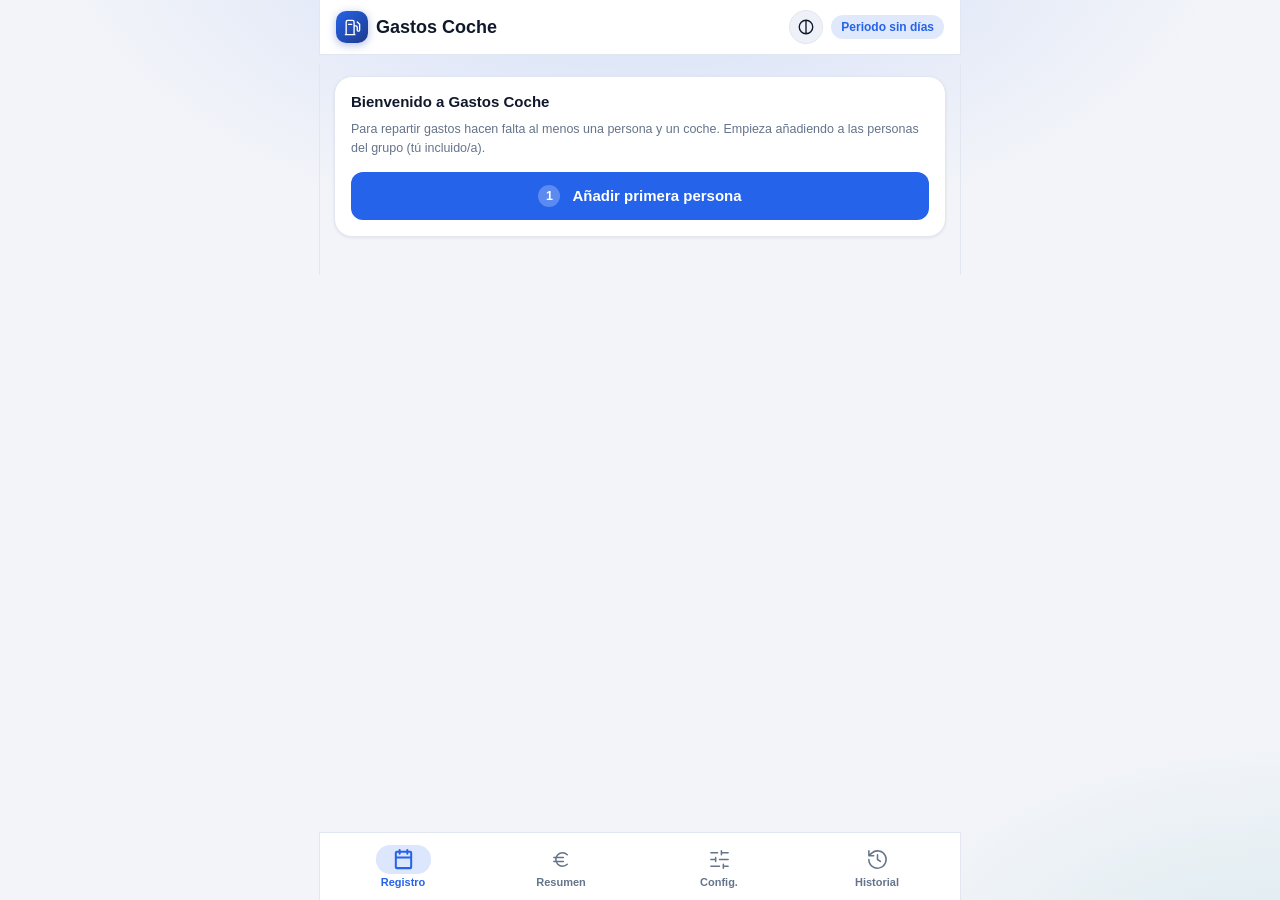
<file: index.html>
<!DOCTYPE html>
<html lang="es">
<head>
<meta charset="UTF-8">
<meta name="viewport" content="width=device-width, initial-scale=1, viewport-fit=cover, maximum-scale=1">
<title>Gastos Coche</title>
<meta name="description" content="Calcula cuánto paga cada persona por compartir coche: gasolina, trayectos y deudas entre el grupo">

<!-- PWA -->
<link rel="manifest" href="manifest.json">
<meta name="theme-color" content="#2563eb">
<meta name="color-scheme" content="light dark">

<!-- iOS: instalación en pantalla de inicio -->
<meta name="apple-mobile-web-app-capable" content="yes">
<meta name="apple-mobile-web-app-status-bar-style" content="black-translucent">
<meta name="apple-mobile-web-app-title" content="Gastos Coche">
<link rel="apple-touch-icon" href="icons/apple-touch-icon.png">
<link rel="icon" type="image/png" sizes="32x32" href="icons/favicon-32.png">

<link rel="stylesheet" href="css/styles.css">
</head>
<body>

<header class="app-header">
  <div class="app-header-title">
    <span class="app-logo" aria-hidden="true"><i data-icon="fuel"></i></span>
    <h1>Gastos Coche</h1>
  </div>
  <div class="app-header-actions">
    <button type="button" id="lockNowBtn" class="icon-btn lock-now-btn hidden" aria-label="Bloquear la app" title="Bloquear ahora"><i data-icon="lock"></i></button>
    <button type="button" id="themeToggleBtn" class="theme-toggle-btn" aria-label="Cambiar tema"><i data-icon="contrast"></i></button>
    <div class="period-badge" id="periodLabel">Periodo actual</div>
  </div>
</header>

<div id="iosInstallBanner" class="ios-banner hidden">
  <span>Instala esta app: toca <strong>Compartir</strong> <i data-icon="share" class="icon-inline"></i> y luego <strong>&quot;Añadir a pantalla de inicio&quot;</strong>.</span>
  <button type="button" id="iosInstallDismiss" class="icon-btn" aria-label="Cerrar aviso"><i data-icon="x"></i></button>
</div>

<div id="backupBanner" class="ios-banner update-banner backup-banner hidden">
  <span id="backupBannerText"></span>
  <div class="row-inline">
    <button type="button" id="backupNowBtn" class="btn btn-sm btn-primary">Exportar</button>
    <button type="button" id="backupLaterBtn" class="icon-btn" aria-label="Recordar más tarde"><i data-icon="x"></i></button>
  </div>
</div>

<main id="mainContent">

  <!-- ===================== REGISTRO ===================== -->
  <section id="tab-registro" class="tab-panel active" data-tab-panel="registro">

    <div id="onboardingCard" class="card onboarding-card hidden">
      <h2>Bienvenido a Gastos Coche</h2>
      <div id="onboardingSteps"></div>
    </div>

    <div id="closeReminderCard" class="card close-reminder-card hidden">
      <p id="closeReminderText" style="margin:0 0 10px;"></p>
      <div class="row-inline">
        <button type="button" id="closeReminderGoBtn" class="btn btn-primary btn-sm">Ver resumen</button>
        <button type="button" id="closeReminderLaterBtn" class="btn btn-secondary btn-sm">Más tarde</button>
      </div>
    </div>

    <div id="registroDashboard" class="summary-hero"></div>

    <div id="addDayCard" class="card add-day-card">
      <h2>Añadir días</h2>
      <div class="quick-days" id="quickWeekdayButtons">
        <button type="button" class="chip-btn" data-weekday="1">L</button>
        <button type="button" class="chip-btn" data-weekday="2">M</button>
        <button type="button" class="chip-btn" data-weekday="3">X</button>
        <button type="button" class="chip-btn" data-weekday="4">J</button>
        <button type="button" class="chip-btn" data-weekday="5">V</button>
      </div>
      <p class="hint" id="addDaysHint">Toca los días de <strong>esta semana</strong> que quieras añadir, o elige una fecha concreta:</p>
      <div class="row-inline">
        <input type="date" id="customDateInput" class="input">
        <button type="button" id="addCustomDateBtn" class="btn btn-secondary">+ Añadir fecha</button>
      </div>

      <button type="button" id="toggleMultiSelectBtn" class="btn btn-secondary btn-block mt-8"><i data-icon="check-square"></i> Seleccionar varios días para el mismo trayecto</button>

      <div id="multiSelectBar" class="multi-select-bar hidden">
        <span id="multiSelectCount">0 días seleccionados</span>
        <div class="row-inline">
          <button type="button" id="multiSelectAddTripBtn" class="btn btn-primary" disabled>+ Añadir trayecto</button>
          <button type="button" id="multiSelectCancelBtn" class="btn btn-secondary">Cancelar</button>
        </div>
      </div>

      <button type="button" id="copyPrevWeekBtn" class="btn btn-secondary btn-block mt-8"><i data-icon="copy"></i> Copiar trayectos de la semana pasada</button>
    </div>

    <div id="dayList" class="day-list">
      <!-- días renderizados por JS -->
    </div>

    <p id="registroEmptyState" class="empty-state hidden">
      Todavía no has añadido ningún día a este periodo. Usa los botones de arriba para empezar.
    </p>
  </section>

  <!-- ===================== RESUMEN ===================== -->
  <section id="tab-resumen" class="tab-panel" data-tab-panel="resumen">
    <div id="summaryContent"><!-- renderizado por JS --></div>
  </section>

  <!-- ===================== CONFIGURACIÓN ===================== -->
  <section id="tab-config" class="tab-panel" data-tab-panel="config">

    <div class="card">
      <div class="card-header-row">
        <h2>Personas</h2>
        <button type="button" class="btn btn-primary btn-sm" id="addPersonBtn">+ Añadir</button>
      </div>
      <div id="peopleList" class="item-list"></div>
      <p id="peopleEmptyState" class="empty-state hidden">Añade a las personas del grupo.</p>
      <div id="archivedPeople" class="hidden"></div>
    </div>

    <div class="card">
      <div class="card-header-row">
        <h2>Coches</h2>
        <button type="button" class="btn btn-primary btn-sm" id="addCarBtn">+ Añadir</button>
      </div>
      <div id="carsList" class="item-list"></div>
      <p id="carsEmptyState" class="empty-state hidden">Añade personas primero y luego los coches del grupo.</p>
      <div id="archivedCars" class="hidden"></div>
    </div>

    <div class="card">
      <h2>Precio de la gasolina</h2>
      <label class="field">
        <span>Precio general (€/L)</span>
        <input type="number" id="globalPriceInput" class="input" inputmode="decimal" step="0.001" min="0" placeholder="1.650">
      </label>
      <p class="hint">Cada coche puede tener su propio precio si repostáis en gasolineras distintas (edítalo en el coche).</p>
    </div>

    <div class="card">
      <div class="card-header-row">
        <h2>Repostajes</h2>
        <button type="button" class="btn btn-primary btn-sm" id="addRefuelBtn">+ Añadir</button>
      </div>
      <div id="refuelsList" class="item-list"></div>
      <p id="refuelsEmptyState" class="empty-state hidden">Apunta el ticket de la gasolinera (litros e importe) y el coche usará ese precio real en los trayectos nuevos.</p>
      <div id="realConsumption" class="hidden"></div>
    </div>

    <div class="card">
      <div class="card-header-row">
        <h2>Trayectos guardados</h2>
        <button type="button" class="btn btn-primary btn-sm" id="addSavedTripBtn">+ Añadir</button>
      </div>
      <div id="savedTripsList" class="item-list"></div>
      <p id="savedTripsEmptyState" class="empty-state hidden">Ej. &quot;Casa → Instituto, 15 km&quot; para no escribir los km cada vez.</p>
    </div>

    <div class="card">
      <h2>Opciones</h2>
      <label class="field-toggle">
        <input type="checkbox" id="driverPaysToggle">
        <span>El conductor paga su parte de cada trayecto</span>
      </label>
      <p class="hint">Si lo desactivas, el conductor no paga cuando también marcas que iba en el coche: solo pagan los demás pasajeros.</p>
      <label class="field" style="margin-top:12px;">
        <span>Cómo se calculan las deudas</span>
        <select id="settleModeSelect" class="input">
          <option value="pairwise">Persona a persona</option>
          <option value="simplified">Simplificado (menos pagos)</option>
        </select>
      </label>
      <p class="hint">Simplificado compensa las deudas cruzadas: si A debe a B y B debe a C, A le paga directamente a C y B no tiene que pagar nada.</p>
      <label class="field" style="margin-top:12px;">
        <span>Recordar cerrar el periodo tras</span>
        <select id="closeReminderSelect" class="input">
          <option value="7">1 semana</option>
          <option value="14">2 semanas</option>
          <option value="30">1 mes</option>
          <option value="0">No recordar</option>
        </select>
      </label>
    </div>

    <div class="card">
      <h2>Seguridad</h2>
      <div id="securityPinStatus"></div>
    </div>

    <div class="card">
      <h2>Actualizaciones</h2>
      <p class="hint">La app se actualiza sola al abrirla con conexión. Si algún día no lo hiciera, puedes forzarlo aquí.</p>
      <p class="hint" id="appVersionInfo"></p>
      <div class="row-inline wrap">
        <button type="button" class="btn btn-secondary" id="checkUpdateBtn"><i data-icon="refresh"></i> Buscar actualización</button>
        <button type="button" class="btn btn-secondary" id="reinstallAppBtn">Reinstalar la app</button>
      </div>
      <p class="hint" style="margin-top:8px;">«Reinstalar» vuelve a descargar la app y no borra tus datos.</p>
    </div>

    <div class="card">
      <h2>Datos</h2>
      <p class="hint">Todo se guarda solo en este dispositivo. Exporta una copia de seguridad de vez en cuando.</p>
      <p class="hint" id="lastBackupInfo"></p>
      <div class="row-inline wrap">
        <button type="button" class="btn btn-secondary" id="exportDataBtn"><i data-icon="download"></i> Exportar JSON</button>
        <button type="button" class="btn btn-secondary" id="importDataBtn"><i data-icon="upload"></i> Importar JSON</button>
        <input type="file" id="importFileInput" accept="application/json" class="hidden">
      </div>
      <button type="button" class="btn btn-danger" id="resetDataBtn">Borrar todos los datos</button>
    </div>
  </section>

  <!-- ===================== HISTORIAL ===================== -->
  <section id="tab-historial" class="tab-panel" data-tab-panel="historial">
    <div id="historyAggregate" class="hidden"></div>
    <button type="button" id="exportHistoryCsvBtn" class="btn btn-secondary btn-block hidden"><i data-icon="table"></i> Exportar historial a CSV</button>
    <button type="button" id="clearHistoryBtn" class="btn btn-danger hidden"><i data-icon="trash"></i> Borrar todo el historial</button>
    <h2 id="historyListHeading" class="section-heading hidden">Periodos cerrados</h2>
    <div id="historyList" class="history-list"></div>
    <p id="historyEmptyState" class="empty-state hidden">Aún no has cerrado ningún periodo. Cuando lo hagas desde &quot;Resumen&quot;, aparecerá aquí.</p>
  </section>

</main>

<nav class="tabbar" id="tabbar">
  <button type="button" class="tab-btn active" data-tab="registro">
    <span class="tab-icon" aria-hidden="true"><i data-icon="calendar"></i></span><span>Registro</span>
  </button>
  <button type="button" class="tab-btn" data-tab="resumen">
    <span class="tab-icon" aria-hidden="true"><i data-icon="euro"></i></span><span>Resumen</span>
  </button>
  <button type="button" class="tab-btn" data-tab="config">
    <span class="tab-icon" aria-hidden="true"><i data-icon="sliders"></i></span><span>Config.</span>
  </button>
  <button type="button" class="tab-btn" data-tab="historial">
    <span class="tab-icon" aria-hidden="true"><i data-icon="history"></i></span><span>Historial</span>
  </button>
</nav>

<!-- Modal genérico -->
<div id="modalOverlay" class="modal-overlay hidden">
  <div class="modal-box" role="dialog" aria-modal="true" aria-labelledby="modalTitle">
    <div class="modal-header">
      <h2 id="modalTitle"></h2>
      <button type="button" class="icon-btn" id="modalClose" aria-label="Cerrar"><i data-icon="x"></i></button>
    </div>
    <div class="modal-body" id="modalBody"></div>
  </div>
</div>

<div id="toast" class="toast hidden" role="status" aria-live="polite">
  <span id="toastMessage"></span>
  <button type="button" id="toastUndoBtn" class="toast-undo-btn hidden">Deshacer</button>
</div>

<!-- Pantalla de bloqueo (solo si hay un PIN activado en Configuración) -->
<div id="lockScreen" class="lock-screen hidden">
  <div class="lock-box">
    <div class="lock-icon" aria-hidden="true"><i data-icon="lock"></i></div>
    <h2>App bloqueada</h2>
    <p class="hint">Introduce el PIN para continuar.</p>
    <input type="password" id="lockPinInput" class="input lock-pin-input" inputmode="numeric" pattern="[0-9]*" maxlength="4" autocomplete="off" placeholder="••••">
    <p id="lockError" class="lock-error hidden">PIN incorrecto</p>
    <button type="button" class="btn btn-primary btn-block" id="lockUnlockBtn">Desbloquear</button>
  </div>
</div>

<!-- Scripts clásicos (comparten ámbito global), en orden de dependencia:
     app.js va el último porque arranca la app. -->
<script src="js/icons.js"></script>
<script src="js/utils.js"></script>
<script src="js/state.js"></script>
<script src="js/ui.js"></script>
<script src="js/calc.js"></script>
<script src="js/registro.js"></script>
<script src="js/resumen.js"></script>
<script src="js/historial.js"></script>
<script src="js/config.js"></script>
<script src="js/app.js"></script>
</body>
</html>
</file>
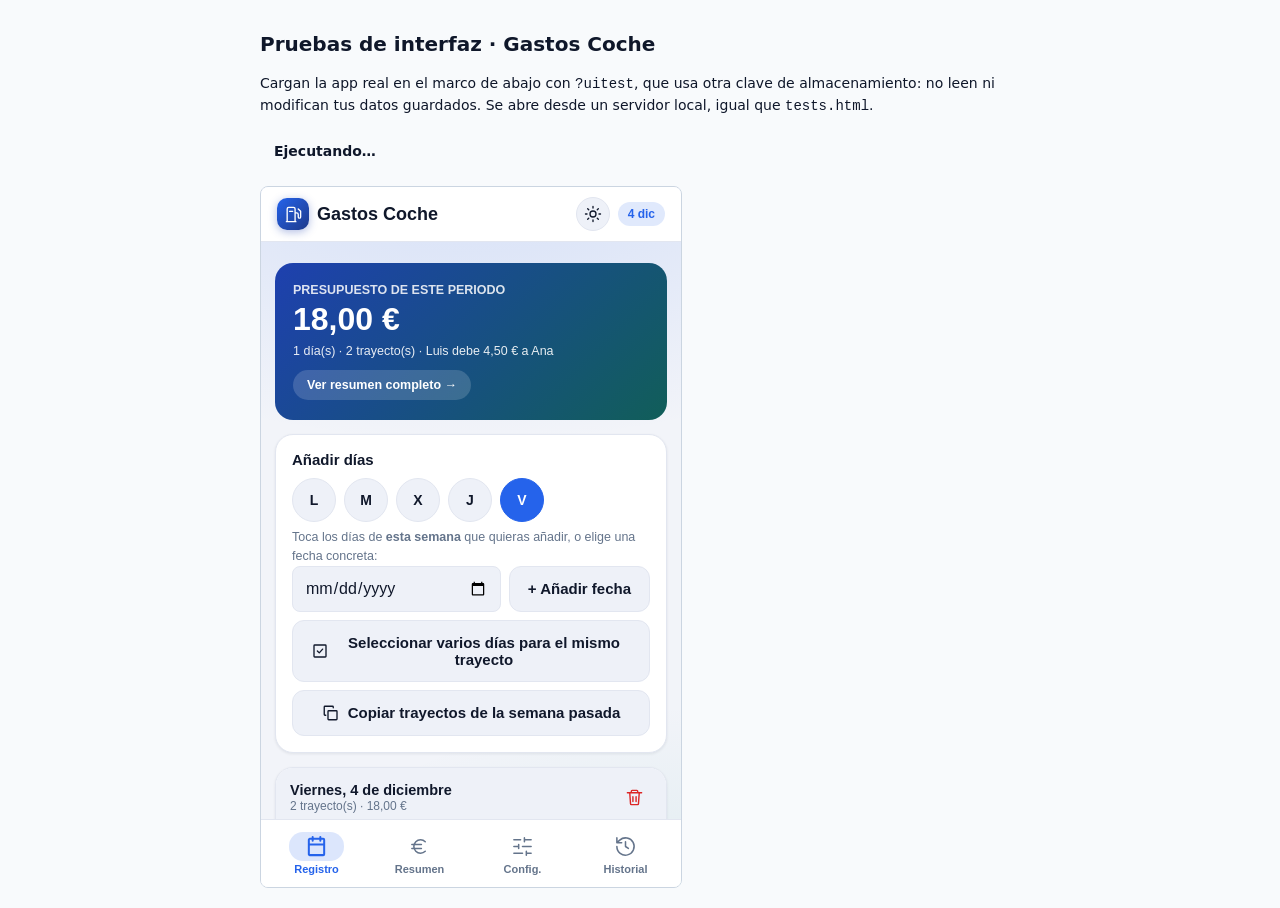
<file: tests-ui.html>
<!DOCTYPE html>
<html lang="es">
<head>
<meta charset="UTF-8">
<meta name="viewport" content="width=device-width, initial-scale=1">
<title>Pruebas de interfaz · Gastos Coche</title>
<style>
  body { font: 14px/1.5 system-ui, sans-serif; margin: 0 auto; max-width: 760px; padding: 16px; background: #f8fafc; color: #0f172a; }
  h1 { font-size: 20px; }
  #summary { padding: 10px 14px; border-radius: 8px; font-weight: 700; }
  .ok { background: #dcfce7; color: #14532d; }
  .fail { background: #fee2e2; color: #7f1d1d; }
  ul { list-style: none; padding: 0; }
  li { padding: 4px 8px; border-bottom: 1px solid #e2e8f0; }
  li.fail pre { margin: 4px 0 0; white-space: pre-wrap; font-size: 12.5px; }
  iframe { width: 420px; height: 700px; border: 1px solid #cbd5e1; border-radius: 8px; background: #fff; }
  @media (prefers-color-scheme: dark) { body { background: #0f172a; color: #e2e8f0; } li { border-color: #334155; } }
</style>
</head>
<body>
<h1>Pruebas de interfaz · Gastos Coche</h1>
<p>Cargan la app real en el marco de abajo con <code>?uitest</code>, que usa otra clave de almacenamiento: no leen ni modifican tus datos guardados. Se abre desde un servidor local, igual que <code>tests.html</code>.</p>
<div id="summary">Ejecutando…</div>
<ul id="results"></ul>
<iframe id="appFrame" title="App bajo prueba"></iframe>

<script src="tests/ui.test.js"></script>
</body>
</html>
</file>
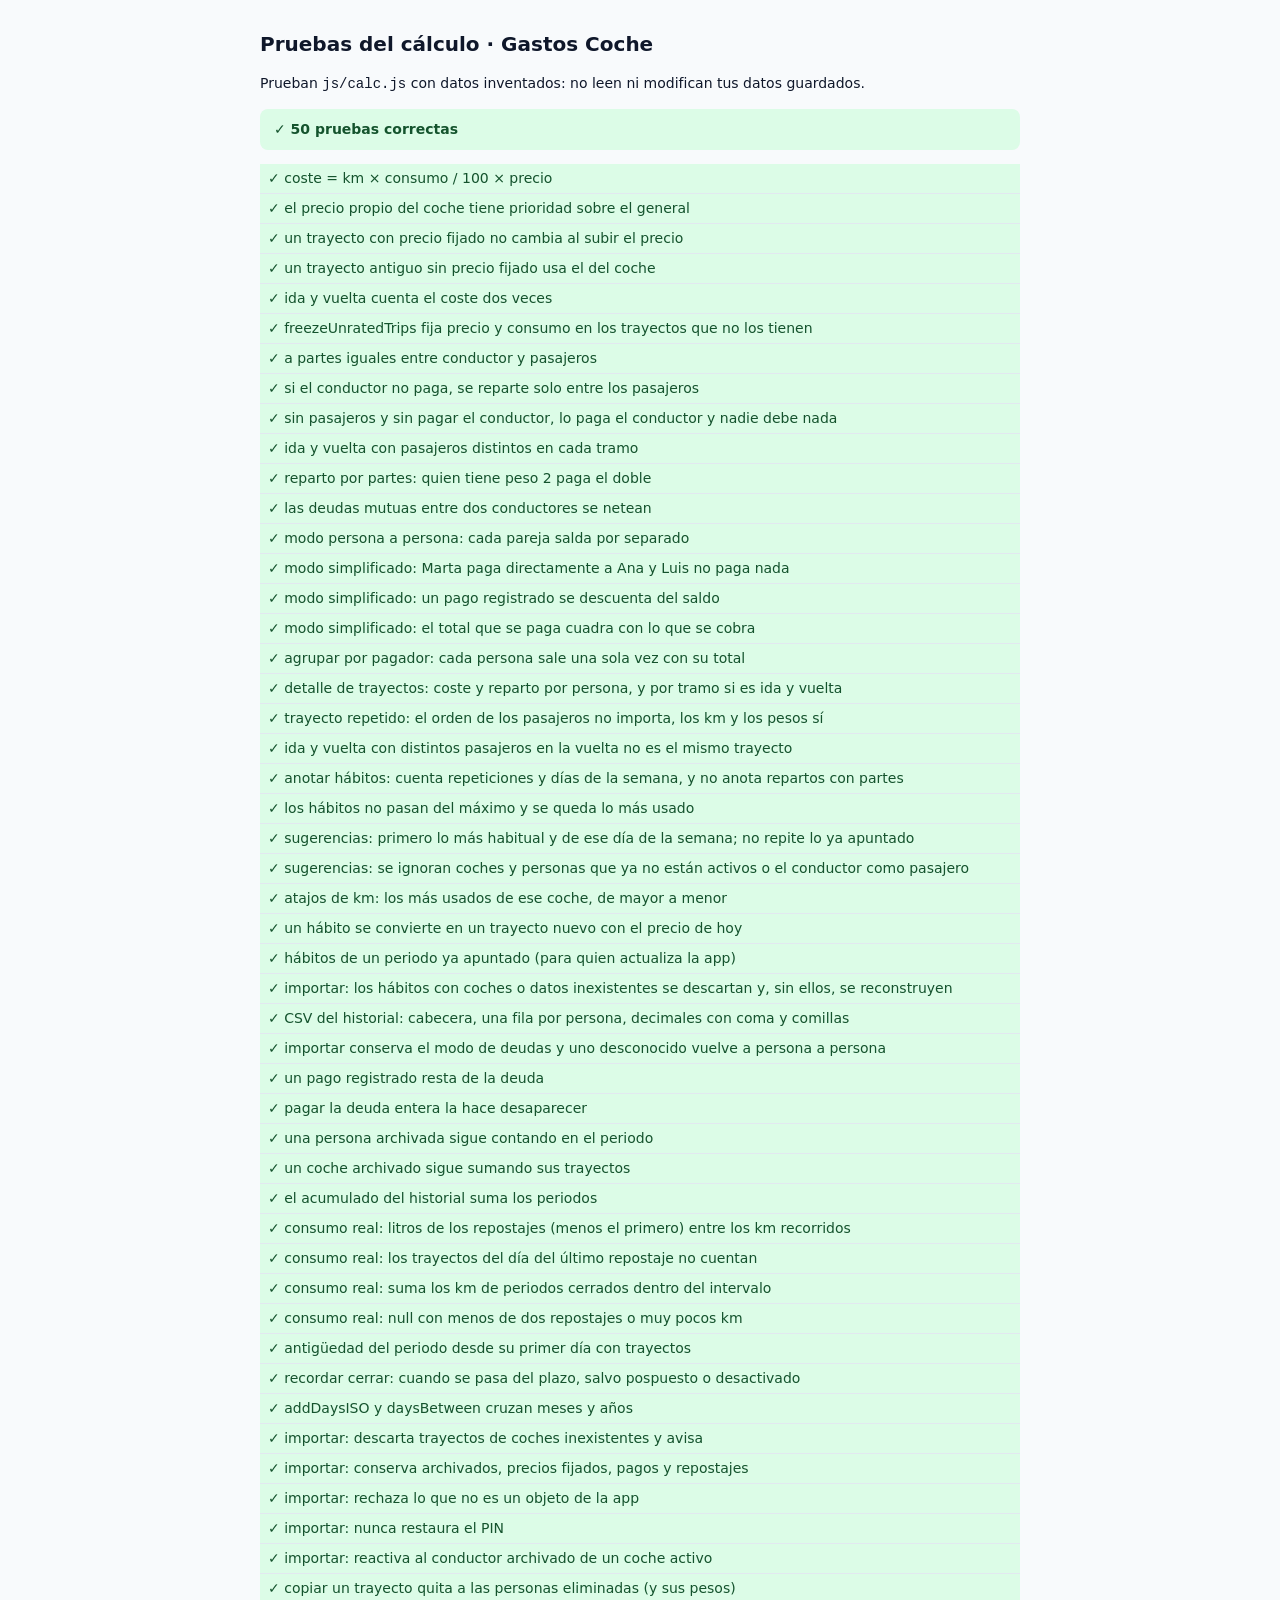
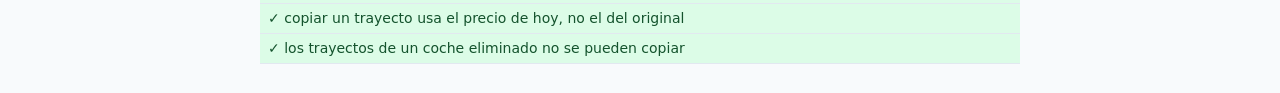
<file: tests.html>
<!DOCTYPE html>
<html lang="es">
<head>
<meta charset="UTF-8">
<meta name="viewport" content="width=device-width, initial-scale=1">
<title>Pruebas · Gastos Coche</title>
<style>
  body { font: 14px/1.5 system-ui, sans-serif; margin: 0 auto; max-width: 760px; padding: 16px; background: #f8fafc; color: #0f172a; }
  h1 { font-size: 20px; }
  #summary { padding: 10px 14px; border-radius: 8px; font-weight: 700; }
  .ok { background: #dcfce7; color: #14532d; }
  .fail { background: #fee2e2; color: #7f1d1d; }
  ul { list-style: none; padding: 0; }
  li { padding: 4px 8px; border-bottom: 1px solid #e2e8f0; }
  li.fail pre { margin: 4px 0 0; white-space: pre-wrap; font-size: 12.5px; }
  @media (prefers-color-scheme: dark) { body { background: #0f172a; color: #e2e8f0; } li { border-color: #334155; } }
</style>
</head>
<body>
<h1>Pruebas del cálculo · Gastos Coche</h1>
<p>Prueban <code>js/calc.js</code> con datos inventados: no leen ni modifican tus datos guardados.</p>
<div id="summary">Ejecutando…</div>
<ul id="results"></ul>

<!-- Solo el código sin DOM: utilidades, estado y cálculo. -->
<script src="js/utils.js"></script>
<script src="js/state.js"></script>
<script src="js/calc.js"></script>
<script src="tests/calc.test.js"></script>
</body>
</html>
</file>
<file: css/styles.css>
/* ===================== Variables & reset ===================== */
:root {
  --bg: #f2f4f9;
  --bg-elevated: #ffffff;
  --bg-inset: #eef1f8;
  --text: #10182b;
  --text-muted: #64748b;
  --border: #e2e6f0;
  --primary: #2563eb;
  --primary-contrast: #ffffff;
  --accent: #0d9488;
  --danger: #dc2626;
  --danger-bg: #fee2e2;
  --shadow: rgba(15, 23, 42, 0.08);
  --radius-lg: 18px;
  --radius-md: 12px;
  --radius-sm: 8px;
  --safe-bottom: env(safe-area-inset-bottom, 0px);
  --safe-top: env(safe-area-inset-top, 0px);
}

/* Modo oscuro automático (sigue al sistema) cuando el usuario no ha elegido
   uno explícitamente con el botón del icono de tema del encabezado. */
@media (prefers-color-scheme: dark) {
  :root:not([data-theme="light"]) {
    --bg: #0a0f1c;
    --bg-elevated: #141c2e;
    --bg-inset: #101827;
    --text: #e7ebf3;
    --text-muted: #8b96ab;
    --border: #232e47;
    --primary: #3b82f6;
    --primary-contrast: #071021;
    --accent: #2dd4bf;
    --danger: #f87171;
    --danger-bg: #3a1414;
    --shadow: rgba(0, 0, 0, 0.45);
  }
}

/* Modo oscuro/claro forzado explícitamente por el usuario, gane o no al sistema. */
:root[data-theme="dark"] {
  --bg: #0a0f1c;
  --bg-elevated: #141c2e;
  --bg-inset: #101827;
  --text: #e7ebf3;
  --text-muted: #8b96ab;
  --border: #232e47;
  --primary: #3b82f6;
  --primary-contrast: #071021;
  --accent: #2dd4bf;
  --danger: #f87171;
  --danger-bg: #3a1414;
  --shadow: rgba(0, 0, 0, 0.45);
}

:root[data-theme="light"] {
  --bg: #f2f4f9;
  --bg-elevated: #ffffff;
  --bg-inset: #eef1f8;
  --text: #10182b;
  --text-muted: #64748b;
  --border: #e2e6f0;
  --primary: #2563eb;
  --primary-contrast: #ffffff;
  --accent: #0d9488;
  --danger: #dc2626;
  --danger-bg: #fee2e2;
  --shadow: rgba(15, 23, 42, 0.08);
}

* { box-sizing: border-box; }

@media (prefers-reduced-motion: reduce) {
  *, *::before, *::after {
    animation-duration: 0.001ms !important;
    animation-iteration-count: 1 !important;
    transition-duration: 0.001ms !important;
    scroll-behavior: auto !important;
  }
}

/* Transición suave de colores al cambiar de tema (claro/oscuro/automático). */
html, body, .app-header, .tabbar, .card, .day-card, .day-card-header, .history-item,
.modal-box, .modal-header, .item-row, .trip-row, .input, .checkbox-row, .theme-toggle-btn,
.wizard-option, .wizard-chip, .wizard-dot, .summary-item, .debt-item, .multi-select-bar {
  transition: background-color 0.3s ease, color 0.3s ease, border-color 0.3s ease;
}

html, body {
  margin: 0;
  padding: 0;
  color: var(--text);
  font-family: -apple-system, BlinkMacSystemFont, "Segoe UI", Roboto, Helvetica, Arial, sans-serif;
  -webkit-tap-highlight-color: transparent;
  scroll-behavior: smooth;
}

body {
  padding-top: calc(var(--safe-top) + 64px);
  padding-bottom: calc(var(--safe-bottom) + 78px);
  min-height: 100vh;
  overflow-x: hidden;
  /* Fondo con un poco de profundidad: un resplandor suave del color de marca
     arriba (fijo, no se mueve al hacer scroll) sobre el color de fondo plano. */
  background-color: var(--bg);
  background-image:
    radial-gradient(900px 480px at 50% -8%, color-mix(in srgb, var(--primary) 16%, transparent), transparent 65%),
    radial-gradient(700px 420px at 100% 110%, color-mix(in srgb, var(--accent) 10%, transparent), transparent 60%);
  background-repeat: no-repeat;
  background-attachment: fixed, fixed;
}

h1, h2, h3 { margin: 0; }

button, input, select { font-family: inherit; }

.hidden { display: none !important; }

/* ===================== Header ===================== */
.app-header {
  position: fixed;
  top: 0; left: 0; right: 0;
  z-index: 20;
  display: flex;
  align-items: center;
  justify-content: space-between;
  gap: 8px;
  padding: calc(var(--safe-top) + 10px) 16px 10px;
  background: var(--bg-elevated);
  border-bottom: 1px solid var(--border);
}

.app-header-title { display: flex; align-items: center; gap: 8px; }
.app-logo { font-size: 22px; }
.app-header h1 { font-size: 18px; font-weight: 700; }

.app-header-actions { display: flex; align-items: center; gap: 8px; }

.theme-toggle-btn {
  appearance: none;
  border: 1px solid var(--border);
  background: var(--bg-inset);
  color: var(--text);
  font-size: 16px;
  width: 34px;
  height: 34px;
  border-radius: 50%;
  cursor: pointer;
  display: flex;
  align-items: center;
  justify-content: center;
  flex-shrink: 0;
  transition: transform 0.2s ease, background-color 0.2s ease;
}
.theme-toggle-btn:active { transform: scale(0.88) rotate(-10deg); }

.lock-now-btn { width: 34px; height: 34px; font-size: 15px; border: 1px solid var(--border); }

.period-badge {
  font-size: 12px;
  font-weight: 600;
  color: var(--primary);
  background: color-mix(in srgb, var(--primary) 14%, transparent);
  padding: 5px 10px;
  border-radius: 999px;
  white-space: nowrap;
  transition: background-color 0.2s ease, color 0.2s ease;
}

.ios-banner {
  position: sticky;
  top: calc(var(--safe-top) + 64px);
  z-index: 15;
  display: flex;
  align-items: center;
  gap: 10px;
  background: var(--accent);
  color: #06251f;
  padding: 10px 14px;
  font-size: 13px;
  line-height: 1.4;
}
.ios-banner .icon-btn { color: #06251f; }

.update-banner {
  /* position: static (no sticky) para que nunca se solape con el aviso de iOS
     si ambos llegaran a mostrarse a la vez: cada uno "sticky" a igual `top`
     se dibujaría encima del otro en vez de apilarse. */
  position: static;
  background: #1e40af;
  color: #fff;
  justify-content: space-between;
}
.update-banner .btn { flex-shrink: 0; }
.backup-banner { background: #92400e; }
.backup-banner .row-inline { flex-shrink: 0; align-items: center; }
.backup-banner .icon-btn { color: #fff; }

/* ===================== Main / layout ===================== */
main { padding: 12px 14px 24px; max-width: 640px; margin: 0 auto; }

.tab-panel { display: none; }
.tab-panel.active { display: block; }

/* Transición direccional al cambiar de pestaña: la pestaña saliente se
   desliza/desvanece y, justo después, la entrante llega desde el lado
   contrario (según si la nueva pestaña queda a la derecha o la izquierda
   de la actual en la barra inferior). Ver switchTab() en app.js. */
@keyframes tabExitToLeft { from { opacity: 1; transform: translateX(0); } to { opacity: 0; transform: translateX(-18px); } }
@keyframes tabExitToRight { from { opacity: 1; transform: translateX(0); } to { opacity: 0; transform: translateX(18px); } }
@keyframes tabEnterFromRight { from { opacity: 0; transform: translateX(18px); } to { opacity: 1; transform: translateX(0); } }
@keyframes tabEnterFromLeft { from { opacity: 0; transform: translateX(-18px); } to { opacity: 1; transform: translateX(0); } }

.tab-panel.tab-exit-left { animation: tabExitToLeft 0.16s ease forwards; }
.tab-panel.tab-exit-right { animation: tabExitToRight 0.16s ease forwards; }
.tab-panel.active.tab-enter-right { animation: tabEnterFromRight 0.24s cubic-bezier(0.22, 1, 0.36, 1); }
.tab-panel.active.tab-enter-left { animation: tabEnterFromLeft 0.24s cubic-bezier(0.22, 1, 0.36, 1); }

@keyframes fadeSlideIn {
  from { opacity: 0; transform: translateY(8px); }
  to { opacity: 1; transform: translateY(0); }
}

/* ===================== Cards ===================== */
.card {
  background: var(--bg-elevated);
  border: 1px solid var(--border);
  border-radius: var(--radius-lg);
  padding: 16px;
  margin-bottom: 14px;
  box-shadow: 0 1px 3px var(--shadow);
  animation: fadeSlideIn 0.3s ease;
}

.card h2 { font-size: 15px; font-weight: 700; margin-bottom: 10px; }

.card-header-row {
  display: flex;
  align-items: center;
  justify-content: space-between;
  margin-bottom: 10px;
}
.card-header-row h2 { margin-bottom: 0; }

.hint { font-size: 12.5px; color: var(--text-muted); line-height: 1.5; margin: 6px 0 0; }

/* ===================== Buttons ===================== */
.btn {
  appearance: none;
  border: none;
  border-radius: var(--radius-md);
  padding: 13px 18px;
  font-size: 15px;
  font-weight: 600;
  cursor: pointer;
  min-height: 46px;
  touch-action: manipulation;
  transition: transform 0.08s ease, opacity 0.15s ease, background-color 0.2s ease, box-shadow 0.2s ease;
}
.btn:active { transform: scale(0.96); }

.btn-primary { background: var(--primary); color: var(--primary-contrast); }
.btn-secondary { background: var(--bg-inset); color: var(--text); border: 1px solid var(--border); }
.btn-danger { background: var(--danger-bg); color: var(--danger); width: 100%; margin-top: 10px; }
.btn-sm { padding: 8px 14px; min-height: 36px; font-size: 13px; }
.btn-block { width: 100%; }
.btn:disabled { opacity: 0.5; cursor: not-allowed; }

.icon-btn {
  background: transparent;
  border: none;
  font-size: 18px;
  width: 36px;
  height: 36px;
  border-radius: 50%;
  cursor: pointer;
  color: var(--text-muted);
  display: inline-flex;
  align-items: center;
  justify-content: center;
}
.icon-btn:active { background: var(--bg-inset); }
.icon-btn.danger { color: var(--danger); }

.chip-btn {
  border: 1.5px solid var(--border);
  background: var(--bg-inset);
  color: var(--text);
  border-radius: 999px;
  padding: 10px 0;
  width: 44px;
  height: 44px;
  font-weight: 700;
  font-size: 14px;
  cursor: pointer;
  transition: background-color 0.2s ease, border-color 0.2s ease, box-shadow 0.2s ease, transform 0.1s ease, color 0.2s ease;
}
.chip-btn:active { transform: scale(0.9); }
.chip-btn.active { background: var(--primary); border-color: var(--primary); color: var(--primary-contrast); }
.chip-btn.taken { opacity: 0.45; }
.chip-btn.picked { box-shadow: 0 0 0 3px var(--accent); }

.multi-select-bar {
  display: flex;
  flex-direction: column;
  gap: 8px;
  background: var(--bg-inset);
  border: 1.5px dashed var(--primary);
  border-radius: var(--radius-md);
  padding: 12px;
  margin-top: 10px;
  font-size: 13.5px;
  font-weight: 600;
}
.multi-select-bar .row-inline .btn { flex: 1; }

.quick-days { display: flex; gap: 8px; margin-bottom: 4px; }

/* ===================== Forms ===================== */
.field { display: flex; flex-direction: column; gap: 6px; margin-bottom: 12px; font-size: 13px; font-weight: 600; color: var(--text-muted); }
.field:last-child { margin-bottom: 0; }

.input, select.input {
  border: 1.5px solid var(--border);
  border-radius: var(--radius-sm);
  padding: 12px 12px;
  font-size: 16px;
  background: var(--bg-inset);
  color: var(--text);
  width: 100%;
  min-height: 46px;
}
.input:focus, select.input:focus { outline: 2px solid var(--primary); outline-offset: 1px; }

.field-toggle {
  display: flex;
  align-items: center;
  gap: 10px;
  font-size: 14px;
  font-weight: 600;
  color: var(--text);
  cursor: pointer;
}
.field-toggle input[type="checkbox"] { width: 20px; height: 20px; accent-color: var(--primary); flex-shrink: 0; }

.row-inline { display: flex; gap: 8px; align-items: center; }
.row-inline.wrap { flex-wrap: wrap; }
.row-inline .input { flex: 1; }

.checkbox-grid { display: flex; flex-direction: column; gap: 2px; }
.checkbox-row {
  display: flex;
  align-items: center;
  gap: 12px;
  padding: 11px 4px;
  border-bottom: 1px solid var(--border);
  font-size: 15px;
}
.checkbox-row:last-child { border-bottom: none; }
.checkbox-row input[type="checkbox"] { width: 22px; height: 22px; accent-color: var(--primary); flex-shrink: 0; }
.checkbox-row .driver-tag {
  font-size: 11px;
  font-weight: 700;
  color: var(--primary);
  background: color-mix(in srgb, var(--primary) 14%, transparent);
  padding: 2px 8px;
  border-radius: 999px;
  margin-left: auto;
}

.weight-checkbox-row span { flex: 1; }
.weight-input {
  width: 52px;
  flex-shrink: 0;
  text-align: center;
  padding: 6px 4px;
  font-size: 14px;
}
.weight-input:disabled { opacity: 0.4; }

/* ===================== Item list (personas/coches/trayectos) ===================== */
.item-list { display: flex; flex-direction: column; gap: 8px; }
.item-row {
  display: flex;
  align-items: center;
  gap: 10px;
  background: var(--bg-inset);
  border-radius: var(--radius-sm);
  padding: 10px 8px 10px 14px;
}
.item-row-main { flex: 1; min-width: 0; }
.item-row-title { font-weight: 700; font-size: 14.5px; }
.item-row-sub { font-size: 12.5px; color: var(--text-muted); margin-top: 2px; }
.item-row-actions { display: flex; gap: 2px; flex-shrink: 0; }

/* Personas y coches eliminados (archivados) */
.archived-tag {
  display: inline-block;
  font-size: 10.5px;
  font-weight: 700;
  text-transform: uppercase;
  letter-spacing: 0.03em;
  color: var(--text-muted);
  background: var(--bg-inset);
  border: 1px solid var(--border);
  border-radius: 999px;
  padding: 1px 7px;
  margin-left: 4px;
  vertical-align: middle;
}
.archived-section { margin-top: 12px; }

.close-reminder-card { border-left: 4px solid var(--accent); font-size: 14px; }

.subheading { font-size: 13.5px; font-weight: 700; color: var(--text-muted); margin: 16px 0 8px; }
.archived-section summary {
  cursor: pointer;
  font-size: 13.5px;
  font-weight: 600;
  color: var(--text-muted);
  padding: 4px 0;
}
.archived-section .item-row { opacity: 0.8; }

.empty-state {
  font-size: 13.5px;
  color: var(--text-muted);
  text-align: center;
  padding: 18px 10px;
  line-height: 1.5;
}

/* ===================== Registro: días y trayectos ===================== */
.add-day-card .quick-days { justify-content: flex-start; }

.day-card {
  background: var(--bg-elevated);
  border: 1px solid var(--border);
  border-radius: var(--radius-lg);
  margin-bottom: 12px;
  overflow: hidden;
  box-shadow: 0 1px 3px var(--shadow);
  animation: fadeSlideIn 0.3s ease;
}
.day-card-header {
  display: flex;
  align-items: center;
  justify-content: space-between;
  gap: 8px;
  padding: 12px 14px;
  background: var(--bg-inset);
}
.day-card-title { font-weight: 700; font-size: 14.5px; }
.day-card-subtitle { font-size: 12px; color: var(--text-muted); margin-top: 1px; }
.day-card-actions { display: flex; align-items: center; gap: 2px; }

.day-card-body { padding: 10px 14px 14px; }

.trip-row {
  border: 1px solid var(--border);
  border-radius: var(--radius-md);
  padding: 10px 12px;
  margin-bottom: 8px;
}
.trip-row:last-child { margin-bottom: 0; }
.trip-row-top { display: flex; align-items: flex-start; justify-content: space-between; gap: 8px; }
.trip-row-car { font-weight: 700; font-size: 14px; }
.trip-row-meta { font-size: 12.5px; color: var(--text-muted); margin-top: 2px; }
.trip-row-cost { font-weight: 700; color: var(--primary); font-size: 14px; white-space: nowrap; }
.trip-row-people { font-size: 12.5px; color: var(--text-muted); margin-top: 6px; line-height: 1.5; }
.trip-row-buttons { display: flex; gap: 4px; margin-top: 8px; flex-wrap: wrap; align-items: center; }
.trip-row-buttons .btn { flex: 1; min-width: 90px; }
.reorder-btn { width: 30px; height: 30px; font-size: 12px; border: 1.5px solid var(--border); flex-shrink: 0; }
.reorder-btn:disabled { opacity: 0.3; cursor: not-allowed; }
.reorder-btn:disabled:active { background: transparent; }

.add-trip-btn { margin-top: 4px; }

/* ===================== Resumen ===================== */
.summary-hero {
  /* Colores fijos (no ligados a --primary/--accent): en modo oscuro esas variables
     se aclaran y el texto blanco pierde contraste contra el extremo del degradado. */
  background: linear-gradient(135deg, #1e40af, #115e59);
  color: #fff;
  border-radius: var(--radius-lg);
  padding: 20px 18px;
  margin-bottom: 14px;
}
.summary-hero-label { font-size: 12.5px; opacity: 0.85; font-weight: 600; }
.summary-hero-value { font-size: 32px; font-weight: 800; margin-top: 4px; }
.summary-hero-sub { font-size: 12.5px; opacity: 0.9; margin-top: 6px; }

.dashboard-link-btn {
  appearance: none;
  border: none;
  background: rgba(255, 255, 255, 0.16);
  color: #fff;
  font-size: 12.5px;
  font-weight: 700;
  padding: 8px 14px;
  border-radius: 999px;
  margin-top: 12px;
  cursor: pointer;
}
.dashboard-link-btn:active { background: rgba(255, 255, 255, 0.28); }

.dashboard-stale-notice {
  margin-top: 12px;
  padding: 8px 12px;
  border-radius: var(--radius-sm);
  background: rgba(255, 255, 255, 0.14);
  border-left: 3px solid #fbbf24;
  font-size: 12px;
  line-height: 1.4;
}

.summary-list { display: flex; flex-direction: column; gap: 8px; }
.summary-item {
  display: flex;
  align-items: center;
  justify-content: space-between;
  gap: 10px;
  background: var(--bg-inset);
  border-radius: var(--radius-sm);
  padding: 10px 12px;
}
.summary-item-name { font-weight: 700; font-size: 14px; }
.summary-item-sub { font-size: 12px; color: var(--text-muted); margin-top: 2px; }
.summary-item-value { font-weight: 700; font-size: 14.5px; white-space: nowrap; }

.summary-item-bar { flex-direction: column; align-items: stretch; gap: 0; }
.summary-item-row { flex: 1; display: flex; align-items: center; justify-content: space-between; gap: 10px; }
.person-bar-track { height: 6px; background: var(--bg-elevated); border-radius: 999px; margin-top: 8px; overflow: hidden; }
.person-bar-fill { height: 100%; border-radius: 999px; background: linear-gradient(90deg, var(--primary), var(--accent)); }

.debt-item {
  display: flex;
  align-items: center;
  gap: 10px;
  background: var(--bg-inset);
  border-radius: var(--radius-sm);
  padding: 12px;
  font-size: 14px;
}
.debt-arrow { color: var(--text-muted); }
.debt-amount { margin-left: auto; font-weight: 800; color: var(--danger); white-space: nowrap; }

.settle-btn {
  flex-shrink: 0;
  width: 30px;
  height: 30px;
  font-size: 14px;
  border: 1.5px solid var(--border);
  color: var(--accent);
  background: var(--bg-elevated);
}
.settle-btn:active { background: var(--accent); color: #fff; border-color: var(--accent); }

.summary-actions { display: flex; flex-direction: column; gap: 10px; margin-top: 4px; }

/* ===================== Modal de confirmación ===================== */
.confirm-message { font-size: 14.5px; line-height: 1.5; white-space: pre-line; margin: 0 0 16px; }
.confirm-actions { display: flex; flex-direction: column; gap: 10px; }

/* ===================== Gráfico de evolución (Historial) ===================== */
.chart-bars {
  display: flex;
  align-items: flex-end;
  gap: 10px;
  height: 150px;
  padding-top: 22px;
  overflow-x: auto;
}
.chart-bar-col {
  flex: 0 0 auto;
  width: 38px;
  display: flex;
  flex-direction: column;
  align-items: center;
  justify-content: flex-end;
  height: 100%;
}
.chart-bar {
  width: 100%;
  min-height: 4px;
  border-radius: 6px 6px 3px 3px;
  background: linear-gradient(180deg, var(--primary), var(--accent));
}
.chart-bar-value { font-size: 10px; margin-bottom: 4px; color: var(--text-muted); white-space: nowrap; }
.chart-bar-label { font-size: 10.5px; margin-top: 6px; color: var(--text-muted); white-space: nowrap; }

.stats-grid { display: flex; gap: 10px; }
.stat-box {
  flex: 1;
  text-align: center;
  background: var(--bg-inset);
  border-radius: var(--radius-sm);
  padding: 12px 6px;
}
.stat-value { font-size: 16px; font-weight: 800; color: var(--primary); }
.stat-label { font-size: 11px; color: var(--text-muted); margin-top: 3px; }

/* ===================== Historial ===================== */
.section-heading { font-size: 15px; font-weight: 700; margin: 4px 2px 10px; }
#clearHistoryBtn { margin-bottom: 14px; }

.history-item {
  background: var(--bg-elevated);
  border: 1px solid var(--border);
  border-radius: var(--radius-lg);
  padding: 14px;
  margin-bottom: 10px;
  animation: fadeSlideIn 0.3s ease;
}
.history-item-header { display: flex; justify-content: space-between; align-items: flex-start; gap: 10px; cursor: pointer; }
.history-item-title { font-weight: 700; font-size: 14.5px; }
.history-item-sub { font-size: 12px; color: var(--text-muted); margin-top: 2px; }
.history-item-total { font-weight: 800; color: var(--primary); font-size: 15px; white-space: nowrap; }
.history-item-detail { margin-top: 12px; padding-top: 12px; border-top: 1px solid var(--border); }
.history-item-detail.hidden { display: none; }

/* ===================== Tabbar ===================== */
.tabbar {
  position: fixed;
  left: 0; right: 0; bottom: 0;
  z-index: 20;
  display: flex;
  background: var(--bg-elevated);
  border-top: 1px solid var(--border);
  padding: 6px 4px calc(6px + var(--safe-bottom));
}
.tab-btn {
  flex: 1;
  background: none;
  border: none;
  display: flex;
  flex-direction: column;
  align-items: center;
  gap: 2px;
  padding: 6px 2px;
  font-size: 11px;
  font-weight: 600;
  color: var(--text-muted);
  cursor: pointer;
  border-radius: var(--radius-sm);
  transition: color 0.2s ease, transform 0.1s ease;
}
.tab-btn:active { transform: scale(0.92); }
.tab-btn .tab-icon { font-size: 20px; display: inline-block; transition: transform 0.2s ease; }
.tab-btn.active { color: var(--primary); }
.tab-btn.active .tab-icon { transform: scale(1.15); }

/* ===================== Modal ===================== */
.modal-overlay {
  position: fixed;
  inset: 0;
  z-index: 50;
  background: rgba(8, 12, 22, 0.55);
  display: flex;
  align-items: flex-end;
  justify-content: center;
  animation: overlayFadeIn 0.2s ease;
}
@keyframes overlayFadeIn {
  from { background-color: rgba(8, 12, 22, 0); }
  to { background-color: rgba(8, 12, 22, 0.55); }
}
.modal-box {
  background: var(--bg-elevated);
  width: 100%;
  max-width: 640px;
  max-height: 86vh;
  overflow-y: auto;
  border-radius: 20px 20px 0 0;
  padding-bottom: calc(16px + var(--safe-bottom));
  animation: slide-up 0.22s cubic-bezier(0.22, 1, 0.36, 1);
}
@keyframes slide-up {
  from { transform: translateY(28px); opacity: 0; }
  to { transform: translateY(0); opacity: 1; }
}
.modal-header {
  display: flex;
  align-items: center;
  justify-content: space-between;
  padding: 16px 16px 8px;
  position: sticky;
  top: 0;
  background: var(--bg-elevated);
}
.modal-header h2 { font-size: 17px; }
.modal-body { padding: 6px 16px 16px; }
.modal-body .btn-primary { margin-top: 6px; }
.modal-footer-actions { display: flex; gap: 8px; margin-top: 14px; }
.modal-footer-actions .btn { flex: 1; }

/* ---- Asistente paso a paso (añadir/editar trayecto) ---- */
.wizard-steps { display: flex; justify-content: center; gap: 10px; margin-bottom: 18px; }
.wizard-dot {
  width: 32px; height: 32px; border-radius: 50%;
  border: 2px solid var(--border);
  background: var(--bg-inset); color: var(--text-muted);
  font-weight: 700; font-size: 14px; cursor: pointer;
  display: flex; align-items: center; justify-content: center;
  padding: 0;
  transition: background-color 0.2s ease, border-color 0.2s ease, color 0.2s ease, transform 0.15s ease;
}
.wizard-dot.done { border-color: var(--primary); color: var(--primary); }
.wizard-dot.active { background: var(--primary); border-color: var(--primary); color: var(--primary-contrast); transform: scale(1.1); }

/* Se reinicia (quitando y añadiendo la clase) en cada cambio de paso del asistente. */
.step-anim { animation: fadeSlideIn 0.22s ease; }

.wizard-title { font-size: 17px; font-weight: 700; margin: 0 0 14px; text-align: center; }

.wizard-options { display: flex; flex-direction: column; gap: 10px; margin-bottom: 6px; }
.wizard-option {
  display: flex; flex-direction: column; align-items: flex-start; gap: 3px;
  text-align: left; width: 100%; padding: 14px 16px;
  border-radius: var(--radius-md); border: 2px solid var(--border);
  background: var(--bg-inset); cursor: pointer;
  transition: border-color 0.2s ease, background-color 0.2s ease, transform 0.1s ease;
}
.wizard-option:active { transform: scale(0.98); }
.wizard-option.selected { border-color: var(--primary); background: color-mix(in srgb, var(--primary) 14%, var(--bg-inset)); }
.wizard-option-title { font-weight: 700; font-size: 15px; color: var(--text); }
.wizard-option-sub { font-size: 12.5px; color: var(--text-muted); }

.wizard-chip-row { display: flex; flex-wrap: wrap; gap: 8px; margin-bottom: 6px; }
.wizard-chip {
  border: 1.5px solid var(--border); background: var(--bg-inset); color: var(--text);
  border-radius: 999px; padding: 9px 14px; font-size: 13.5px; font-weight: 600; cursor: pointer;
  transition: background-color 0.2s ease, border-color 0.2s ease, transform 0.1s ease;
}
.wizard-chip:active { transform: scale(0.94); }
.wizard-chip.selected { background: var(--primary); border-color: var(--primary); color: var(--primary-contrast); }

/* ===================== Toast ===================== */
.toast {
  position: fixed;
  bottom: calc(90px + var(--safe-bottom));
  left: 50%;
  transform: translateX(-50%);
  display: flex;
  align-items: center;
  gap: 12px;
  background: var(--text);
  color: var(--bg);
  padding: 10px 10px 10px 18px;
  border-radius: 999px;
  font-size: 13.5px;
  font-weight: 600;
  z-index: 60;
  box-shadow: 0 4px 14px var(--shadow);
  max-width: 90vw;
  text-align: center;
  animation: toastIn 0.25s cubic-bezier(0.34, 1.56, 0.64, 1);
}
@keyframes toastIn {
  from { opacity: 0; transform: translate(-50%, 14px) scale(0.92); }
  to { opacity: 1; transform: translate(-50%, 0) scale(1); }
}

.toast-undo-btn {
  /* Mismo color que el mensaje (var(--bg) sobre var(--text)): es el par con
     más contraste garantizado del sistema de color, en los dos temas. */
  appearance: none;
  border: none;
  background: transparent;
  color: var(--bg);
  text-decoration: underline;
  font-weight: 700;
  font-size: 13.5px;
  padding: 6px 10px;
  border-radius: 999px;
  cursor: pointer;
  flex-shrink: 0;
}
.toast-undo-btn:active { opacity: 0.6; }

/* ===================== Utility ===================== */
.text-muted { color: var(--text-muted); }
.text-center { text-align: center; }
.mt-8 { margin-top: 8px; }

/* ===================== Vista de escritorio ===================== */
/* En pantallas anchas, la cabecera y la barra de pestañas (position: fixed,
   left/right: 0) se estiraban a todo el ancho del viewport mientras que
   <main> ya iba centrado con max-width. Aquí las alineamos con esa misma
   columna de 640px, en vez de dejarlas estiradas de borde a borde. */
@media (min-width: 700px) {
  .app-header, .tabbar {
    left: 50%;
    right: auto;
    transform: translateX(-50%);
    width: 100%;
    max-width: 640px;
  }
  .app-header, main, .tabbar {
    box-shadow: -1px 0 0 var(--border), 1px 0 0 var(--border);
  }
  .ios-banner {
    max-width: 640px;
    margin: 0 auto;
  }
}

/* ===================== Pantalla de bloqueo ===================== */
.lock-screen {
  position: fixed;
  inset: 0;
  z-index: 200;
  background: var(--bg);
  display: flex;
  align-items: center;
  justify-content: center;
  padding: 20px;
}
.lock-box { width: 100%; max-width: 300px; text-align: center; }
.lock-icon { font-size: 40px; margin-bottom: 8px; }
.lock-box h2 { font-size: 19px; margin-bottom: 4px; }
.lock-pin-input {
  text-align: center;
  font-size: 26px;
  letter-spacing: 12px;
  margin: 18px 0 10px;
  padding-left: 22px;
}
.lock-error { color: var(--danger); font-size: 13px; margin: 0 0 12px; min-height: 16px; }
.lock-error.hidden { display: none; }
@keyframes lockShake {
  10%, 90% { transform: translateX(-2px); }
  20%, 80% { transform: translateX(4px); }
  30%, 50%, 70% { transform: translateX(-8px); }
  40%, 60% { transform: translateX(8px); }
}
.lock-box.shake { animation: lockShake 0.4s; }

/* ===================== Iconos (SVG de trazo fino) ===================== */
.icon {
  width: 1.2em;
  height: 1.2em;
  fill: none;
  stroke: currentColor;
  stroke-width: 1.8;
  stroke-linecap: round;
  stroke-linejoin: round;
  flex-shrink: 0;
}
button > i, .app-logo > i, .tab-icon > i, .lock-icon > i { display: inline-flex; font-style: normal; }
.icon-inline { display: inline-flex; font-style: normal; vertical-align: -0.2em; }

.btn { display: inline-flex; align-items: center; justify-content: center; gap: 8px; }
.btn .icon { width: 18px; height: 18px; }

.app-logo {
  display: grid;
  place-items: center;
  width: 32px;
  height: 32px;
  border-radius: 10px;
  color: #fff;
  background: linear-gradient(135deg, var(--primary), #1e3a8a);
  box-shadow: 0 2px 8px rgba(30, 64, 175, 0.35);
}
.app-logo .icon { width: 19px; height: 19px; stroke-width: 1.7; }

.theme-toggle-btn .icon, .lock-now-btn .icon { width: 18px; height: 18px; }
.icon-btn .icon { width: 19px; height: 19px; }
.tab-btn .tab-icon { display: inline-flex; }
.tab-btn .tab-icon .icon { width: 23px; height: 23px; stroke-width: 1.6; }
.lock-icon { color: var(--primary); display: flex; justify-content: center; }
.lock-icon .icon { width: 40px; height: 40px; stroke-width: 1.5; }

.item-row-title .icon, .trip-row-car .icon, .summary-item-name .icon, .wizard-option-title .icon, .field-toggle .icon {
  width: 16px; height: 16px; margin-right: 4px; vertical-align: -0.2em; color: var(--text-muted);
}
.dashboard-stale-notice .icon { width: 15px; height: 15px; margin-right: 6px; vertical-align: -0.2em; color: #fbbf24; }
.empty-state .icon { width: 18px; height: 18px; margin-right: 6px; vertical-align: -0.25em; color: var(--primary); }

.step-num {
  display: inline-grid;
  place-items: center;
  width: 22px;
  height: 22px;
  margin-right: 4px;
  border-radius: 50%;
  background: rgba(255, 255, 255, 0.25);
  font-size: 12.5px;
  font-weight: 700;
}

/* Pestaña activa: píldora suave detrás del icono. */
.tab-btn .tab-icon { padding: 3px 16px; border-radius: 14px; transition: background-color 0.2s ease, transform 0.2s ease; }
.tab-btn.active .tab-icon { background: color-mix(in srgb, var(--primary) 16%, transparent); transform: none; }
.tab-btn.active .tab-icon .icon { stroke-width: 2.1; }
#exportHistoryCsvBtn { margin-bottom: 0; }

/* ===================== Registro rápido ===================== */
.quick-label { font-weight: 700; font-size: 13.5px; margin: 0 0 6px; }
.quick-label-hint { font-weight: 500; font-size: 12px; color: var(--text-muted); }
.quick-km { font-size: 22px; font-weight: 700; text-align: center; margin-bottom: 8px; }
.chip-step { min-width: 46px; text-align: center; }
.btn-warning { background: #f59e0b; color: #1c1100; }
.dup-warning {
  margin: 12px 0 0;
  padding: 10px 12px;
  border-radius: var(--radius-sm);
  background: color-mix(in srgb, #f59e0b 18%, transparent);
  border-left: 3px solid #f59e0b;
  font-size: 13px;
  line-height: 1.4;
}

/* "Lo de siempre": trayectos sugeridos en cada día. */
.suggest-block { margin: 10px 0 12px; }
.suggest-label { font-size: 12px; font-weight: 700; color: var(--text-muted); margin-bottom: 6px; letter-spacing: 0.02em; }
.suggest-row { display: flex; flex-direction: column; gap: 6px; }
.suggest-chip {
  display: flex;
  flex-direction: column;
  align-items: flex-start;
  gap: 1px;
  width: 100%;
  text-align: left;
  padding: 9px 12px;
  border-radius: var(--radius-sm);
  border: 1px dashed color-mix(in srgb, var(--primary) 55%, transparent);
  background: color-mix(in srgb, var(--primary) 8%, transparent);
  color: var(--text);
  cursor: pointer;
  transition: transform 0.08s ease, background-color 0.15s ease;
}
.suggest-chip:active { transform: scale(0.98); background: color-mix(in srgb, var(--primary) 16%, transparent); }
.suggest-chip-title { font-weight: 700; font-size: 14px; }
.suggest-chip-sub { font-size: 12.5px; color: var(--text-muted); }
</file>
